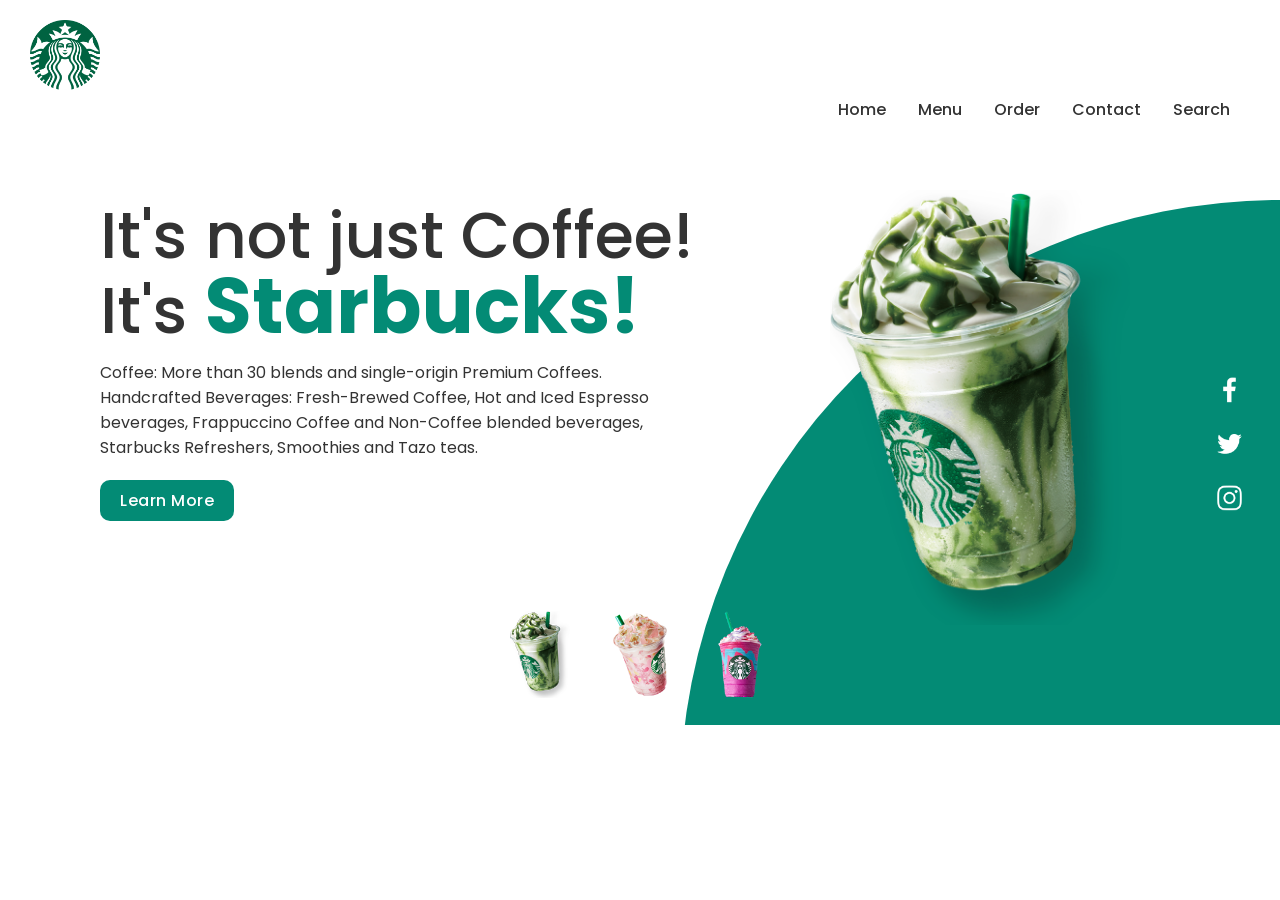
<file: 2. Product Landing Page Development/index.html>
<!DOCTYPE html>
<html lang="en">

<head>

    <meta charset="UTF-8">
    <title>Starbucks Website Landing Page</title>
    <link rel="stylesheet" href="style.css">

</head>

<body>

    <section>
          <div class="circle"></div>

         <header>
             <img src="Images/Starbucks-logo.png" class="logo">
             <ul>
                 <li><a href="#">Home</a></li>
                 <li><a href="#">Menu</a></li>
                 <li><a href="#">Order</a></li>
                 <li><a href="#">Contact</a></li>
                 <li><a href="#">Search</a></li>
             </ul>
         </header>

         <div class="content">

             <div class="textBox">
                <h2>It's not just Coffee!<br>It's <span>Starbucks!</span></h2>
                <p>Coffee: More than 30 blends and single-origin Premium Coffees. Handcrafted Beverages: Fresh-Brewed Coffee, Hot and Iced Espresso beverages, Frappuccino Coffee and Non-Coffee blended beverages, Starbucks Refreshers, Smoothies and Tazo teas.</p>
                <a href="#">Learn More</a>
             </div>

             <div class="imgBox">
                <img src="Images/coffee1.png" class="starbucks">
             </div>

         </div>

         <ul class="thumb">
               <li><img src="Images/thumb1 (1).png" onclick="imgSlider('Images/coffee1.png'); changeCircleColor('#017143')"></li>
               <li><img src="Images/thumb2.png" onclick="imgSlider('Images/coffee2.png'); changeCircleColor('#eb7495')"></li>
               <li><img src="Images/thumb3.png"  width="300px" onclick="imgSlider('Images/coffee3.png'); changeCircleColor('#d752b1')"></li>
         </ul>

         <ul class="sci">
            <li><a href="#"><img src="Images/facebook.png"></a></li>
            <li><a href="#"><img src="Images/twitter.png"></a></li>
            <li><a href="#"><img src="Images/instagram.png"></a></li>
         </ul>

    </section>

    <script type="text/javascript">
        function imgSlider(anything){
            document.querySelector('.starbucks').src = anything;  
        }

        function changeCircleColor(color){
            const circle= document.querySelector('.circle');
            circle.style.background=color;
        }
    </script>
    
</body>
</html>
</file>
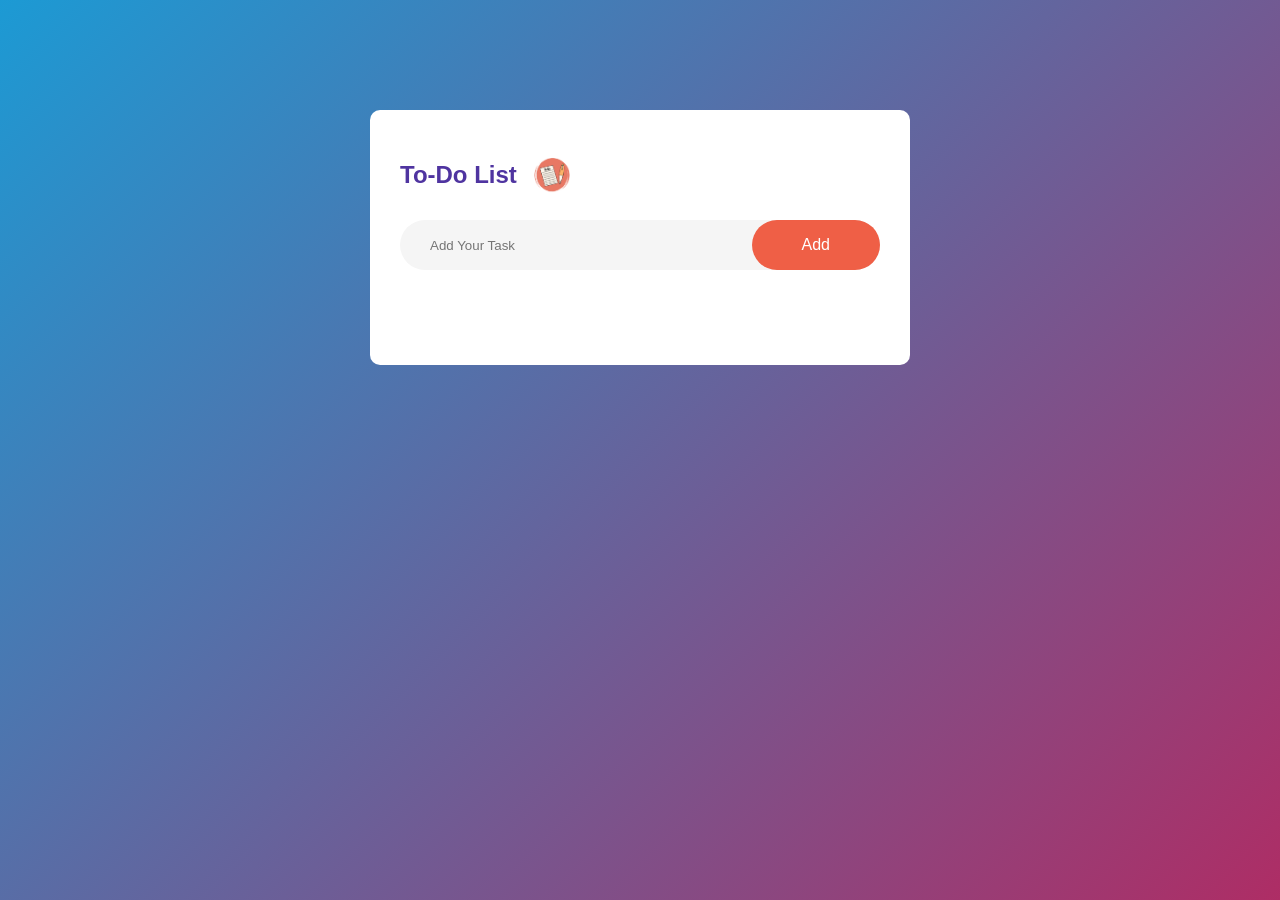
<file: 3. To-Do List Web App/index.html>
<!DOCTYPE html>
<html lang="en">

<head>
    <meta charset="UTF-8">
    <meta name="viewport" content="width=device-width, initial-scale=1.0">

    <title>To-Do List App</title>
    <link rel="stylesheet" href="style.css">
</head>

<body>
         <div class="container">

            <div class="todo-app">
                <h2>To-Do List <img src="images/logo2.png" alt=""></h2>
             
                <div class="row">
                    <input type="text" id="input-box" placeholder="Add Your Task">
                    <button onclick="addTask()"> Add</button>
                </div>

                <ul id="list-container">
                    <!-- <li class="checked"> Task 1</li>
                         <li> Task 2</li>
                         <li> Task 3</li>
                         <li> Task 4</li>
                         <li> Task 5</li>
                    -->
                </ul>

            </div>

        </div>

    <script src="script.js"></script>    
</body>

</html>
</file>
<file: 2. Product Landing Page Development/style.css>
@import url('https://fonts.googleapis.com/css?family=Poppins:200,300,400,500,700,800,900&display=swap');

*{ 
    margin: 0;
    padding: 0;
    box-sizing: border-box;
    font-family: 'Poppins', sans-serif;

}

section{
    position: relative;
    width:100%;
    max-height: 100vh;
    padding: 100px;
    display: flex;
    justify-self: space-between;
    align-items: center;
    background: #fff;
}

header{
    position: absolute;
    top: 0;
    left: 0;
    width:100%;
    padding: 20px 50px 20px 0px;
    justify-content: space-between;
    align-items: center;
    
}

header .logo{
    margin-left: 30px;
    max-width: 70px;
    position: relative;

}

img .logo{
    width: 100px;
    padding-left: 20px;
    
}

header ul{
 position: relative;
 display:flex;
 justify-content: right;
 gap: 7px;
 
}

header ul li{
    list-style: none;
    
    
}

header ul li a{
    display: inline-block;
    color: #333;
    font-weight: 450;
    margin-left: 25px;
    text-decoration: none;

}

.content{
    position: relative;
    width: 100%;
    display: flex;
    justify-content: space-between;
    align-items: center;

}

.content .textBox{
    position: relative;
    max-width:600px;

}

.content .textBox h2{
    color: #333;
    letter-spacing: 0.1px;
    font-size: 4em;
    line-height: 1;
    font-weight:500 ;
}

.content .textBox h2 span{
    color: #038b75;
    font-size: 1.2em;
    font-weight: 700;
}

.content .textBox p{
    color: #333;
    padding-top: 15px;
}

.content .textBox a{

    display: inline-block;
    color: #fff;
    margin-top: 20px;
    padding: 8px 20px;
    background: #038b75;
    border-radius: 10px;
    font-weight: 500;
    letter-spacing: 0.5px;
    text-decoration: none;
}

.starbucks{
    width: 350px;
    display: flex;
    justify-content: flex-end;
    padding-right: 50px;
    padding-top: 90px;
    max-width: 360px;
}

.thumb{
    position: absolute;
    left: 50%;
    bottom: 20px;
    transform: translate(-50%);
    display: flex;

}
.thumb li{
    list-style-type: none;
    display: inline-block;
    margin: 0 20px;
    cursor: pointer;
    transition: 0.5s;

}

.thumb li:hover{
    transform: translate(-15px);

}

.thumb li img{
    max-width: 60px;
}

.sci{
    position: absolute;
    top: 50%;
    right: 30px;
    transform: rotateY(-50%);
    display: flex;
    justify-content: center;
    align-items: center;
    flex-direction: column;

}

.sci li{
    list-style: none;
}

.sci li a{
    display: inline-block;
    margin: 5px 0;
    transform: scale(0.6);
    filter: invert(1);

}

.circle{
position: absolute;
top: 0;
left: 0;
width: 100%;
height: 100%;
background: #038b75;
clip-path: circle(600px at right 800px);
}
</file>
<file: 3. To-Do List Web App/style.css>
*{
    margin: 0;
    padding: 0;
    font-family: 'poppins', sans-serif;
    box-sizing: border-box;
}


.container{
    width: 100%;
    min-height: 100vh;
    background:  linear-gradient(135deg, #1c9ad4,#ae2d65);
    padding: 10px;
}

.todo-app{
    width: 100%;
    max-width: 540px;
    background:#fff;
    margin: 100px auto 20px;
    padding: 40px 30px 70px;
    border-radius: 10px;
}

.todo-app h2{
    color: rgb(79, 52, 160);
    display: flex;
    align-items: center;
    margin-bottom: 20px;
}

.todo-app h2 img{
    width: 50px;
    margin-left: 10px;
}

.row{
    display: flex;
    align-items: center;
    justify-content: space-between;
    background: whitesmoke;
    border-radius: 30px;
    outline: #ae2d65 ;
    padding-left: 20px;
    margin-bottom: 25px;

}

input{
flex: 0.5;
border: none;
outline: none;
background:transparent ;
padding: 10px;
}

button{
    border: none;
    outline: none;
    padding: 16px 50px;
    background: #ef5f46;
    color: #fff;
    font-size: 16px;
    cursor: pointer;
    border-radius: 40px;
    
}

ul li{
list-style: none;
font-size: 17px;
padding:12px 8px 12px 50px;
user-select: none;
cursor: pointer;
position: relative;
 
}

ul li::before{
 content: '';
 position: absolute;
 height: 28px;
 width: 28px;
 border-radius: 50%;
 background-image: url(images/unchecked.png);
 background-size:cover ;
 background-position: center;
 top:12px;
 left: 8px;
}

ul li.checked{
    color: #555;
    text-decoration: line-through;
}

ul li.checked::before{
    background-image: url(images/checked2.png);
}


ul li span{
    position: absolute;
    right: 0;
    top: 5px;
    width: 40px;
    height: 40px;
    font-size: 22px;
    color: #555;
    line-height: 40px;
    text-align: center;
    border-radius: 50%;
}

ul li span:hover{
    background:#edeef0 ;

}
</file>
